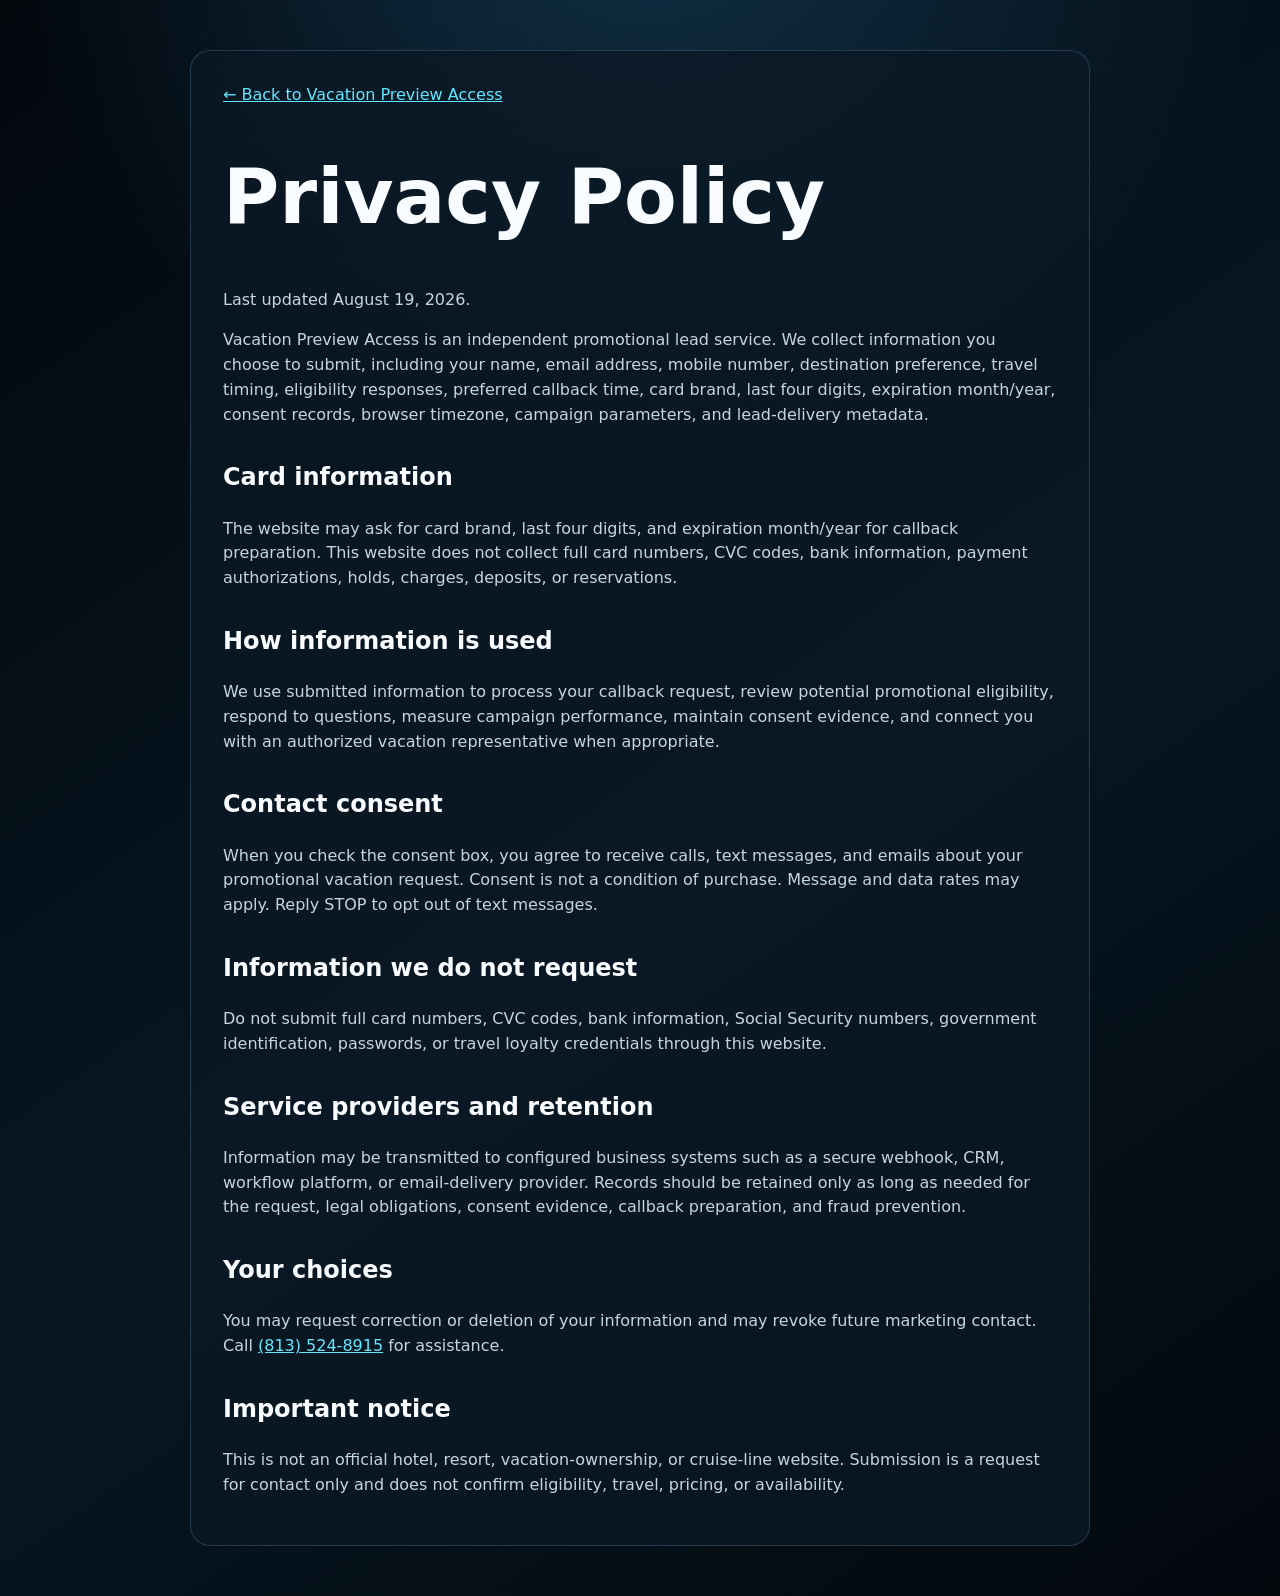
<file: privacy.html>
<!doctype html><html lang="en"><head><meta charset="utf-8"><meta name="viewport" content="width=device-width,initial-scale=1"><title>Privacy Policy | Vacation Preview Access</title><link rel="stylesheet" href="/assets/styles.css"><style>.legal{width:min(900px,calc(100% - 28px));margin:50px auto;padding:32px;border:1px solid var(--line);border-radius:20px;background:var(--panel)}.legal h1{font-size:clamp(2.4rem,6vw,5rem);line-height:1}.legal h2{margin-top:32px}.legal p,.legal li{color:#c7d5df}.legal a{color:var(--cyan)}</style></head><body><main class="legal"><a href="/">← Back to Vacation Preview Access</a><h1>Privacy Policy</h1><p>Last updated August 19, 2026.</p><p>Vacation Preview Access is an independent promotional lead service. We collect information you choose to submit, including your name, email address, mobile number, destination preference, travel timing, eligibility responses, preferred callback time, card brand, last four digits, expiration month/year, consent records, browser timezone, campaign parameters, and lead-delivery metadata.</p><h2>Card information</h2><p>The website may ask for card brand, last four digits, and expiration month/year for callback preparation. This website does not collect full card numbers, CVC codes, bank information, payment authorizations, holds, charges, deposits, or reservations.</p><h2>How information is used</h2><p>We use submitted information to process your callback request, review potential promotional eligibility, respond to questions, measure campaign performance, maintain consent evidence, and connect you with an authorized vacation representative when appropriate.</p><h2>Contact consent</h2><p>When you check the consent box, you agree to receive calls, text messages, and emails about your promotional vacation request. Consent is not a condition of purchase. Message and data rates may apply. Reply STOP to opt out of text messages.</p><h2>Information we do not request</h2><p>Do not submit full card numbers, CVC codes, bank information, Social Security numbers, government identification, passwords, or travel loyalty credentials through this website.</p><h2>Service providers and retention</h2><p>Information may be transmitted to configured business systems such as a secure webhook, CRM, workflow platform, or email-delivery provider. Records should be retained only as long as needed for the request, legal obligations, consent evidence, callback preparation, and fraud prevention.</p><h2>Your choices</h2><p>You may request correction or deletion of your information and may revoke future marketing contact. Call <a href="tel:+18135248915">(813) 524-8915</a> for assistance.</p><h2>Important notice</h2><p>This is not an official hotel, resort, vacation-ownership, or cruise-line website. Submission is a request for contact only and does not confirm eligibility, travel, pricing, or availability.</p></main></body></html>
</file>
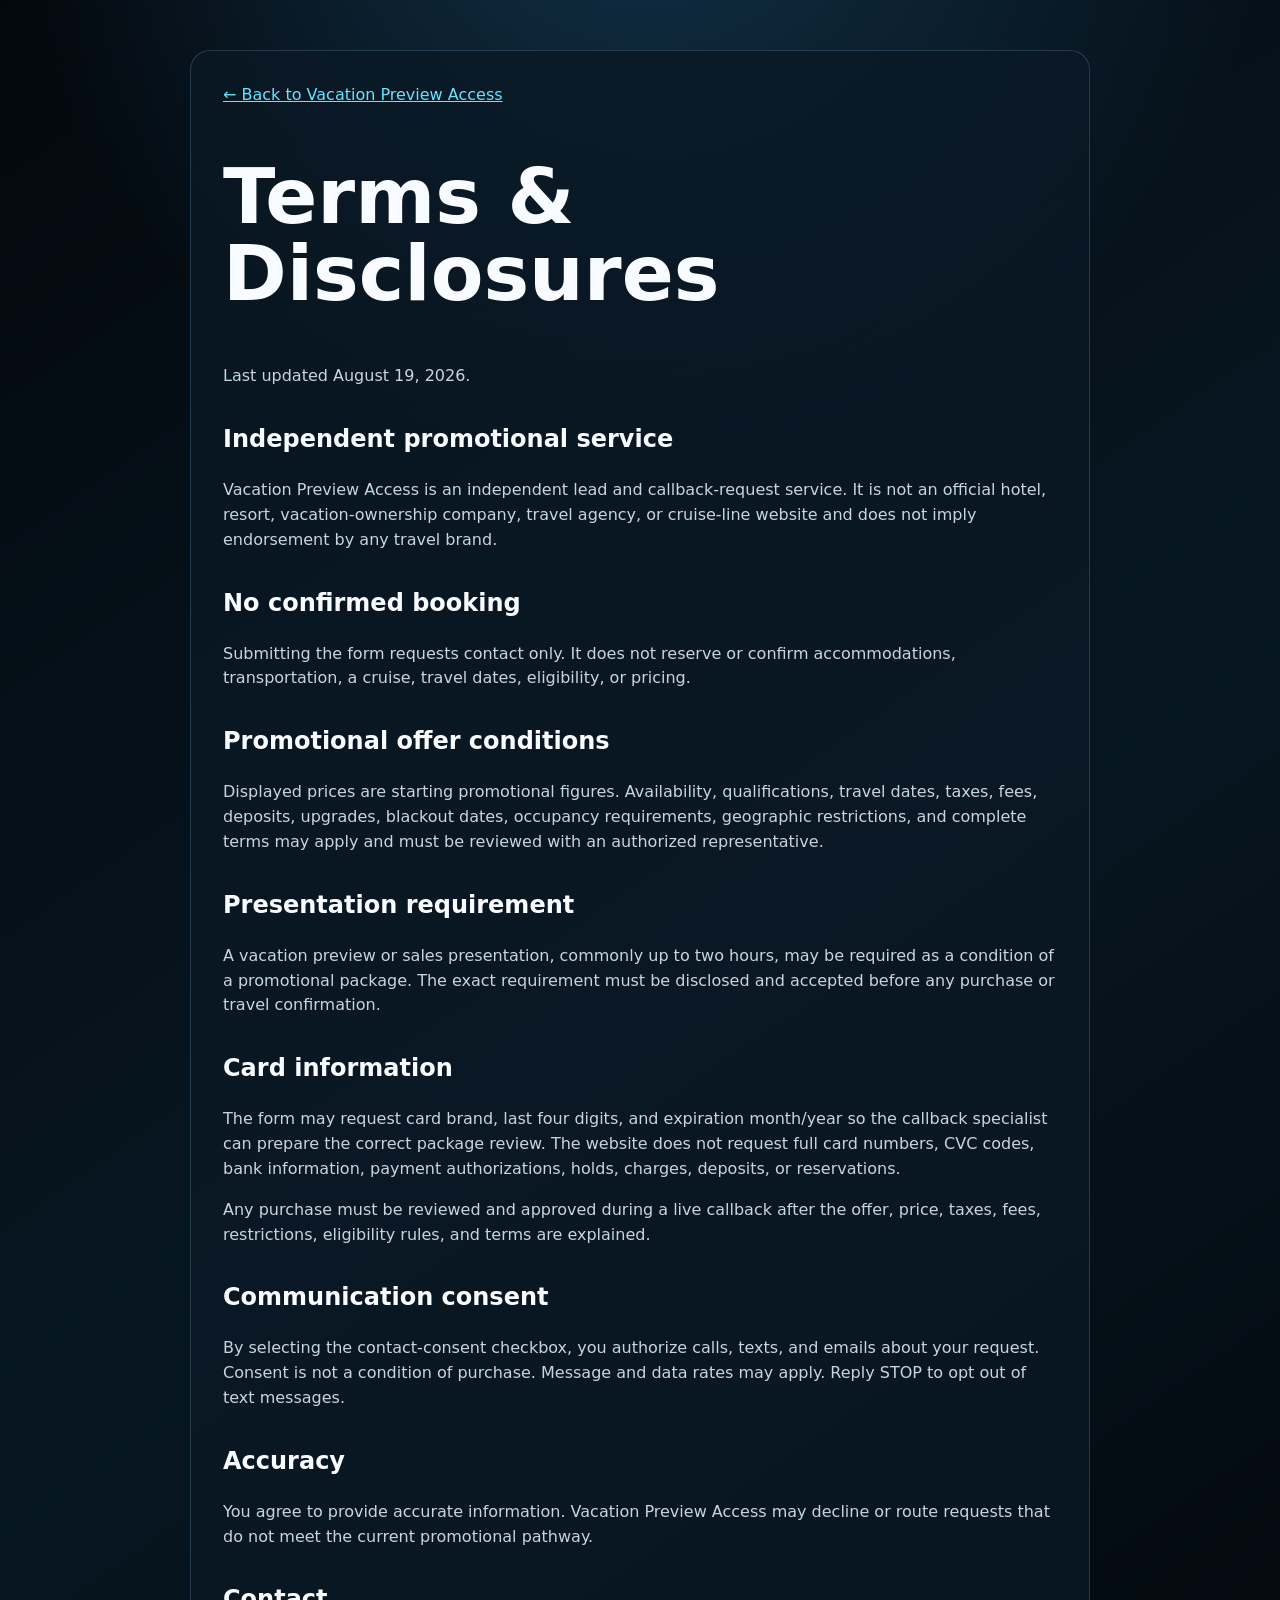
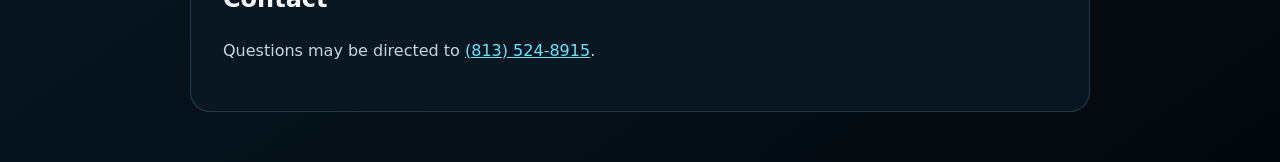
<file: terms.html>
<!doctype html><html lang="en"><head><meta charset="utf-8"><meta name="viewport" content="width=device-width,initial-scale=1"><title>Terms | Vacation Preview Access</title><link rel="stylesheet" href="/assets/styles.css"><style>.legal{width:min(900px,calc(100% - 28px));margin:50px auto;padding:32px;border:1px solid var(--line);border-radius:20px;background:var(--panel)}.legal h1{font-size:clamp(2.4rem,6vw,5rem);line-height:1}.legal h2{margin-top:32px}.legal p,.legal li{color:#c7d5df}.legal a{color:var(--cyan)}</style></head><body><main class="legal"><a href="/">← Back to Vacation Preview Access</a><h1>Terms & Disclosures</h1><p>Last updated August 19, 2026.</p><h2>Independent promotional service</h2><p>Vacation Preview Access is an independent lead and callback-request service. It is not an official hotel, resort, vacation-ownership company, travel agency, or cruise-line website and does not imply endorsement by any travel brand.</p><h2>No confirmed booking</h2><p>Submitting the form requests contact only. It does not reserve or confirm accommodations, transportation, a cruise, travel dates, eligibility, or pricing.</p><h2>Promotional offer conditions</h2><p>Displayed prices are starting promotional figures. Availability, qualifications, travel dates, taxes, fees, deposits, upgrades, blackout dates, occupancy requirements, geographic restrictions, and complete terms may apply and must be reviewed with an authorized representative.</p><h2>Presentation requirement</h2><p>A vacation preview or sales presentation, commonly up to two hours, may be required as a condition of a promotional package. The exact requirement must be disclosed and accepted before any purchase or travel confirmation.</p><h2>Card information</h2><p>The form may request card brand, last four digits, and expiration month/year so the callback specialist can prepare the correct package review. The website does not request full card numbers, CVC codes, bank information, payment authorizations, holds, charges, deposits, or reservations.</p><p>Any purchase must be reviewed and approved during a live callback after the offer, price, taxes, fees, restrictions, eligibility rules, and terms are explained.</p><h2>Communication consent</h2><p>By selecting the contact-consent checkbox, you authorize calls, texts, and emails about your request. Consent is not a condition of purchase. Message and data rates may apply. Reply STOP to opt out of text messages.</p><h2>Accuracy</h2><p>You agree to provide accurate information. Vacation Preview Access may decline or route requests that do not meet the current promotional pathway.</p><h2>Contact</h2><p>Questions may be directed to <a href="tel:+18135248915">(813) 524-8915</a>.</p></main></body></html>
</file>
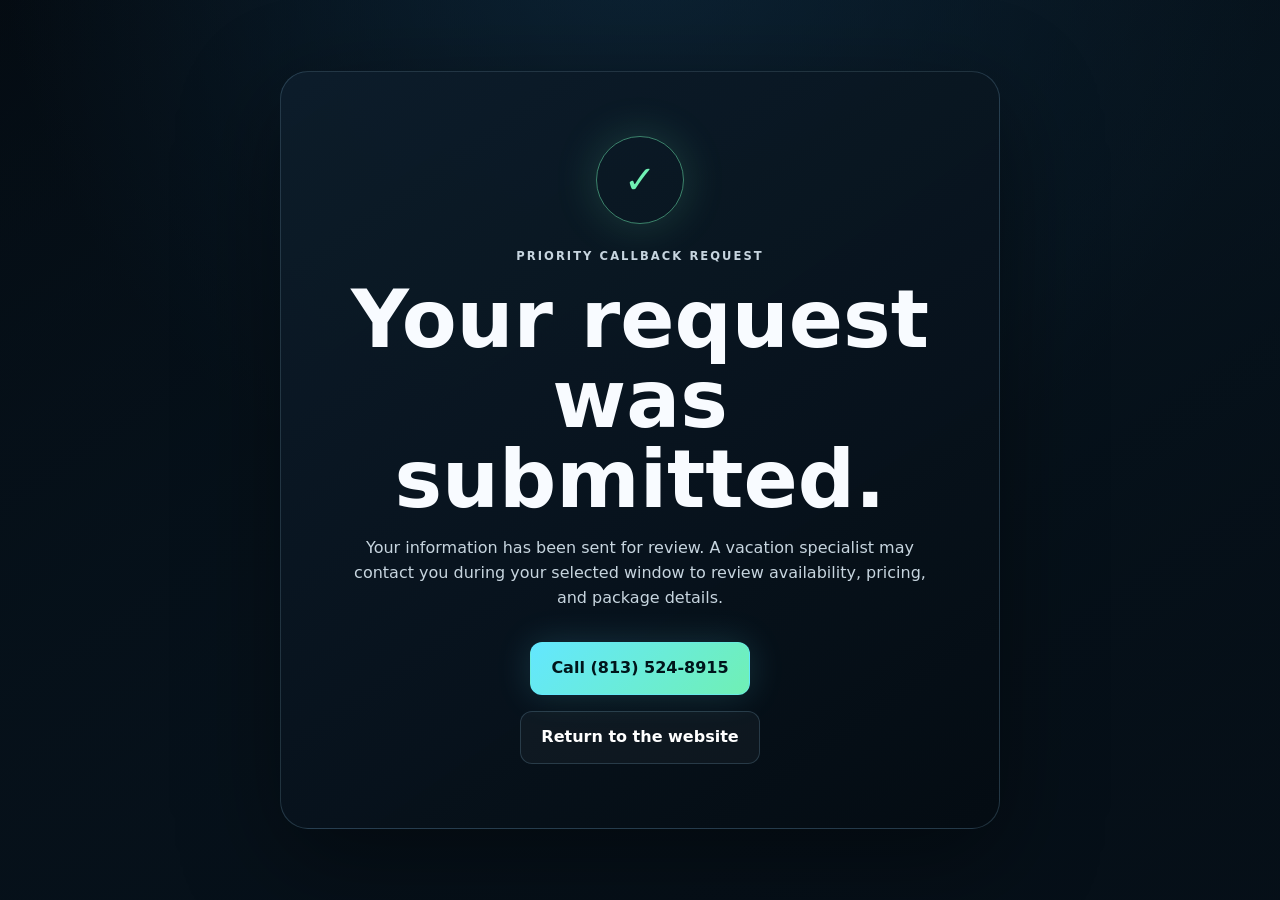
<file: thanks.html>
<!doctype html><html lang="en"><head><meta charset="utf-8"><meta name="viewport" content="width=device-width,initial-scale=1,viewport-fit=cover"><meta name="theme-color" content="#061019"><title>Callback Requested | Vacation Preview Access</title><link rel="stylesheet" href="/assets/styles.css"><style>.thanks{min-height:100vh;display:grid;place-items:center;padding:24px;background:linear-gradient(180deg,rgba(6,16,25,.45),rgba(6,16,25,.9)),url('https://images.unsplash.com/photo-1507525428034-b723cf961d3e?auto=format&fit=crop&w=1600&q=80') center/cover}.thanks-card{width:min(720px,100%);padding:clamp(28px,6vw,64px);border:1px solid var(--line);border-radius:28px;background:linear-gradient(145deg,rgba(13,29,43,.94),rgba(4,12,19,.98));box-shadow:0 30px 100px rgba(0,0,0,.4);text-align:center}.thanks-mark{display:grid;place-items:center;width:88px;height:88px;margin:0 auto 24px;border:1px solid rgba(112,240,180,.5);border-radius:50%;color:var(--green);font-size:2.4rem;box-shadow:0 0 44px rgba(112,240,180,.18)}.thanks h1{margin:0;font-size:clamp(2.4rem,7vw,5rem);line-height:1}.thanks p{color:#c7d5df}.thanks .btn{margin-top:16px}</style></head><body><main class="thanks"><section class="thanks-card"><div class="thanks-mark" aria-hidden="true">✓</div><p class="eyebrow">Priority callback request</p><h1>Your request was submitted.</h1><p>Your information has been sent for review. A vacation specialist may contact you during your selected window to review availability, pricing, and package details.</p><a class="btn primary" href="tel:+18135248915">Call (813) 524-8915</a><br><a class="btn secondary" href="/">Return to the website</a></section></main></body></html>
</file>
<file: assets/styles.css>
:root{--bg:#061019;--panel:rgba(10,25,37,.82);--line:rgba(163,222,255,.18);--text:#f8fbff;--muted:#a7b8c7;--cyan:#63e7ff;--gold:#f4c66c;--green:#70f0b4;--red:#ff9fb0}*{box-sizing:border-box}html{scroll-behavior:smooth}body{margin:0;background:radial-gradient(circle at 50% -10%,#12334b 0,transparent 40rem),linear-gradient(145deg,#03080d,#071722 55%,#03080d);color:var(--text);font-family:Inter,ui-sans-serif,system-ui,-apple-system,BlinkMacSystemFont,"Segoe UI",sans-serif;line-height:1.55}.skip{position:fixed;left:12px;top:-80px;z-index:99;padding:10px 14px;background:#fff;color:#000}.skip:focus{top:12px}.ambient{position:fixed;inset:0;overflow:hidden;pointer-events:none}.ambient i{position:absolute;width:38rem;height:38rem;border-radius:50%;filter:blur(80px);opacity:.11;background:var(--cyan);animation:drift 14s ease-in-out infinite alternate}.ambient i:nth-child(1){left:-20rem;top:-12rem}.ambient i:nth-child(2){right:-18rem;top:24%;background:var(--gold);animation-delay:-5s}.ambient i:nth-child(3){left:28%;bottom:-26rem;background:#4d7fff;animation-delay:-9s}.topbar{position:sticky;top:0;z-index:20;display:flex;align-items:center;justify-content:space-between;gap:18px;padding:14px clamp(16px,4vw,54px);border-bottom:1px solid var(--line);background:rgba(3,10,16,.78);backdrop-filter:blur(18px)}.brand{display:flex;align-items:center;gap:10px;color:#fff;text-decoration:none;letter-spacing:.08em;text-transform:uppercase;font-size:.82rem}.brand span{display:grid;place-items:center;width:34px;height:34px;border:1px solid rgba(99,231,255,.45);border-radius:50%;color:var(--cyan);box-shadow:0 0 25px rgba(99,231,255,.2)}.call{padding:10px 14px;border:1px solid rgba(244,198,108,.4);border-radius:999px;color:#fff;text-decoration:none;font-weight:800;font-size:.82rem}.hero{position:relative;display:grid;grid-template-columns:minmax(0,1.05fr) minmax(330px,.95fr);align-items:center;gap:42px;min-height:78vh;padding:clamp(52px,8vw,120px) clamp(18px,6vw,90px)}.eyebrow{margin:0 0 14px;color:var(--cyan);font-size:.72rem;font-weight:900;letter-spacing:.18em;text-transform:uppercase}.hero h1{max-width:850px;margin:0;font-size:clamp(3.2rem,7vw,7rem);line-height:.94;letter-spacing:-.065em}.hero h1 em{color:var(--gold);font-style:normal;text-shadow:0 0 36px rgba(244,198,108,.24)}.lede{max-width:720px;margin:26px 0 0;color:#c7d5df;font-size:clamp(1rem,1.6vw,1.3rem)}.hero-actions,.actions{display:flex;flex-wrap:wrap;gap:12px;margin-top:28px}.btn{display:inline-flex;align-items:center;justify-content:center;min-height:50px;padding:13px 20px;border:1px solid var(--line);border-radius:12px;color:#fff;background:transparent;font:inherit;font-weight:850;text-decoration:none;cursor:pointer}.btn:disabled{opacity:.6;cursor:not-allowed}.btn.primary{border-color:rgba(99,231,255,.5);color:#00151b;background:linear-gradient(135deg,var(--cyan),var(--green));box-shadow:0 0 35px rgba(99,231,255,.16)}.btn.secondary{background:rgba(255,255,255,.035)}.trust{display:flex;flex-wrap:wrap;gap:10px;margin-top:20px}.trust span{padding:8px 10px;border:1px solid var(--line);border-radius:999px;color:var(--muted);font-size:.75rem}.hero-photo{position:relative;min-height:500px;overflow:hidden;border:1px solid rgba(99,231,255,.24);border-radius:34px;background:#081721;box-shadow:0 30px 100px rgba(0,0,0,.34)}.hero-photo:after{position:absolute;inset:0;background:linear-gradient(180deg,transparent 35%,rgba(2,8,12,.8));content:""}.hero-photo img{width:100%;height:100%;min-height:500px;object-fit:cover;display:block;filter:saturate(1.08) contrast(1.04)}.hero-photo div{position:absolute;left:24px;right:24px;bottom:24px;z-index:1;display:grid;gap:4px}.hero-photo span{color:var(--cyan);font-size:.72rem;font-weight:900;letter-spacing:.16em;text-transform:uppercase}.hero-photo strong{font-size:clamp(2rem,4vw,4rem);line-height:.95}.offers{display:grid;grid-template-columns:repeat(4,1fr);gap:14px;padding:0 clamp(18px,4vw,60px) 70px}.offers article,.form-shell,.gallery{border:1px solid var(--line);background:linear-gradient(145deg,rgba(13,29,43,.86),rgba(4,12,19,.94));box-shadow:0 25px 80px rgba(0,0,0,.28);backdrop-filter:blur(16px)}.offers article{min-height:240px;padding:24px;border-radius:20px}.offers article>span{color:var(--cyan);font-size:.68rem;font-weight:900;letter-spacing:.15em}.offers h2{margin:25px 0 8px;font-size:1.2rem}.offers strong{color:var(--gold);font-size:1.8rem}.offers p{color:var(--muted)}.gallery{display:grid;grid-template-columns:minmax(250px,.5fr) minmax(0,1.5fr);gap:26px;width:min(1220px,calc(100% - 30px));margin:0 auto 80px;padding:clamp(20px,4vw,34px);border-radius:28px}.gallery-copy h2{margin:0;font-size:clamp(2.1rem,4vw,4rem);line-height:.98}.gallery-copy p{color:#c7d5df}.gallery-grid{display:grid;grid-template-columns:repeat(4,1fr);grid-auto-rows:180px;gap:12px}.photo-card{position:relative;overflow:hidden;border:1px solid var(--line);border-radius:20px;background:#071722}.photo-card.tall{grid-row:span 2}.photo-card.wide{grid-column:span 2}.photo-card img{width:100%;height:100%;object-fit:cover;display:block;transition:transform .5s ease;filter:saturate(1.08) contrast(1.02)}.photo-card:hover img{transform:scale(1.04)}.photo-card:after{position:absolute;inset:0;background:linear-gradient(180deg,transparent 40%,rgba(0,0,0,.68));content:""}.photo-card span{position:absolute;left:14px;right:14px;bottom:12px;z-index:1;font-weight:900;text-shadow:0 2px 18px rgba(0,0,0,.65)}.photo-card.wild span{color:var(--gold)}.form-shell{display:grid;grid-template-columns:minmax(240px,.65fr) minmax(0,1.35fr);gap:40px;width:min(1200px,calc(100% - 30px));margin:0 auto 80px;padding:clamp(24px,5vw,60px);border-radius:28px}.form-intro h2{margin:0;font-size:clamp(2.2rem,4vw,4rem);line-height:1}.form-intro p:last-child{color:var(--muted)}form{min-width:0}.progress{height:5px;overflow:hidden;border-radius:999px;background:rgba(255,255,255,.08)}.progress span{display:block;width:12.5%;height:100%;background:linear-gradient(90deg,var(--cyan),var(--gold));transition:width .25s ease}.step-label{color:var(--muted);font-size:.75rem}.step{display:none;margin:0;padding:0;border:0}.step.active{display:block;animation:enter .32s ease}.step legend{margin-bottom:24px;font-size:clamp(1.7rem,3vw,2.7rem);font-weight:850;letter-spacing:-.035em}.choices{display:grid;grid-template-columns:repeat(2,1fr);gap:12px}.choices label{cursor:pointer}.choices input{position:absolute;opacity:0}.choices span{display:flex;flex-direction:column;justify-content:center;min-height:90px;padding:16px;border:1px solid var(--line);border-radius:14px;background:rgba(255,255,255,.025);transition:.2s ease}.choices input:checked+span{border-color:var(--cyan);background:rgba(99,231,255,.1);box-shadow:0 0 28px rgba(99,231,255,.08)}.choices b{color:var(--gold)}.fields{display:grid;grid-template-columns:1fr 1fr;gap:14px}.fields label{display:grid;gap:7px;color:var(--muted);font-size:.8rem;font-weight:800}.fields input,.fields select{width:100%;min-height:52px;padding:12px 14px;border:1px solid var(--line);border-radius:11px;color:#fff;background:#081721;font:inherit}.card-slot{margin-top:18px;padding:18px;border:1px solid rgba(99,231,255,.28);border-radius:18px;background:linear-gradient(145deg,rgba(99,231,255,.08),rgba(255,255,255,.025));box-shadow:0 18px 50px rgba(0,0,0,.18)}.card-slot-head{display:flex;align-items:center;justify-content:space-between;gap:10px;margin-bottom:12px}.card-slot-head span{color:var(--cyan);font-size:.75rem;font-weight:900;letter-spacing:.16em;text-transform:uppercase}.card-slot-head strong{color:var(--gold);font-size:.82rem}.card-brand-grid{display:grid;grid-template-columns:repeat(4,1fr);gap:10px;margin-bottom:14px}.card-brand-grid label{cursor:pointer}.card-brand-grid input{position:absolute;opacity:0}.card-brand-grid span{display:grid;place-items:center;min-height:54px;padding:10px;border:1px solid var(--line);border-radius:12px;background:rgba(255,255,255,.03);font-weight:900;transition:.2s ease;text-align:center}.card-brand-grid input:checked+span{border-color:var(--cyan);background:rgba(99,231,255,.13);box-shadow:0 0 25px rgba(99,231,255,.1)}.card-expiry{grid-template-columns:1fr 1fr}.check{display:flex;gap:12px;margin:14px 0;padding:14px;border:1px solid var(--line);border-radius:12px;color:#c7d5df}.check input{width:20px;height:20px;flex:0 0 auto}.check a{color:var(--cyan)}.review{display:grid;gap:8px;margin-bottom:18px;padding:18px;border:1px solid var(--line);border-radius:14px;background:rgba(255,255,255,.025)}.review div{display:flex;justify-content:space-between;gap:18px}.review span{color:var(--muted)}.error{min-height:24px;margin-top:12px;color:var(--red);font-weight:700}.hidden{display:none!important}.hp{position:absolute!important;left:-9999px!important}.result{padding:26px;border:1px solid rgba(112,240,180,.35);border-radius:16px;background:rgba(112,240,180,.08)}.result h3{margin-top:0;font-size:2rem}.result a{color:var(--cyan);font-weight:800}footer{display:flex;justify-content:space-between;gap:30px;padding:30px clamp(18px,4vw,60px);border-top:1px solid var(--line);color:var(--muted);font-size:.78rem}footer p{max-width:760px}footer nav{display:flex;gap:16px;align-items:center}footer a{color:#fff}@keyframes drift{to{transform:translate(7vw,5vh) scale(1.15)}}@keyframes enter{from{opacity:0;transform:translateY(10px)}}@media(max-width:1000px){.hero,.gallery{grid-template-columns:1fr}.gallery-grid{grid-template-columns:repeat(2,1fr)}.offers{grid-template-columns:1fr 1fr}.form-shell{grid-template-columns:1fr}.form-intro,.gallery-copy{text-align:center}}@media(max-width:600px){.topbar{padding:10px 12px}.brand strong{font-size:.7rem}.call{padding:8px 10px;font-size:.7rem}.hero{min-height:auto;padding:54px 18px 54px}.hero h1{font-size:clamp(3rem,14vw,4.8rem)}.hero-photo,.hero-photo img{min-height:360px}.hero-actions,.trust{justify-content:center}.offers{display:flex;overflow-x:auto;scroll-snap-type:x mandatory;padding:0 14px 56px}.offers article{min-width:82vw;scroll-snap-align:center}.gallery{width:calc(100% - 16px);padding:16px}.gallery-grid{display:flex;overflow-x:auto;scroll-snap-type:x mandatory}.photo-card,.photo-card.tall,.photo-card.wide{min-width:82vw;height:260px;grid-column:auto;grid-row:auto;scroll-snap-align:center}.form-shell{width:calc(100% - 16px);padding:24px 16px;border-radius:18px}.choices,.fields{grid-template-columns:1fr}.choices span{min-height:72px}.card-brand-grid{grid-template-columns:1fr 1fr}.card-slot-head{display:grid}.card-expiry{grid-template-columns:1fr 1fr}.actions .btn{flex:1}.review div{display:grid}footer{flex-direction:column}footer nav{flex-wrap:wrap}}@media(prefers-reduced-motion:reduce){*{animation:none!important;scroll-behavior:auto!important}}
</file>
